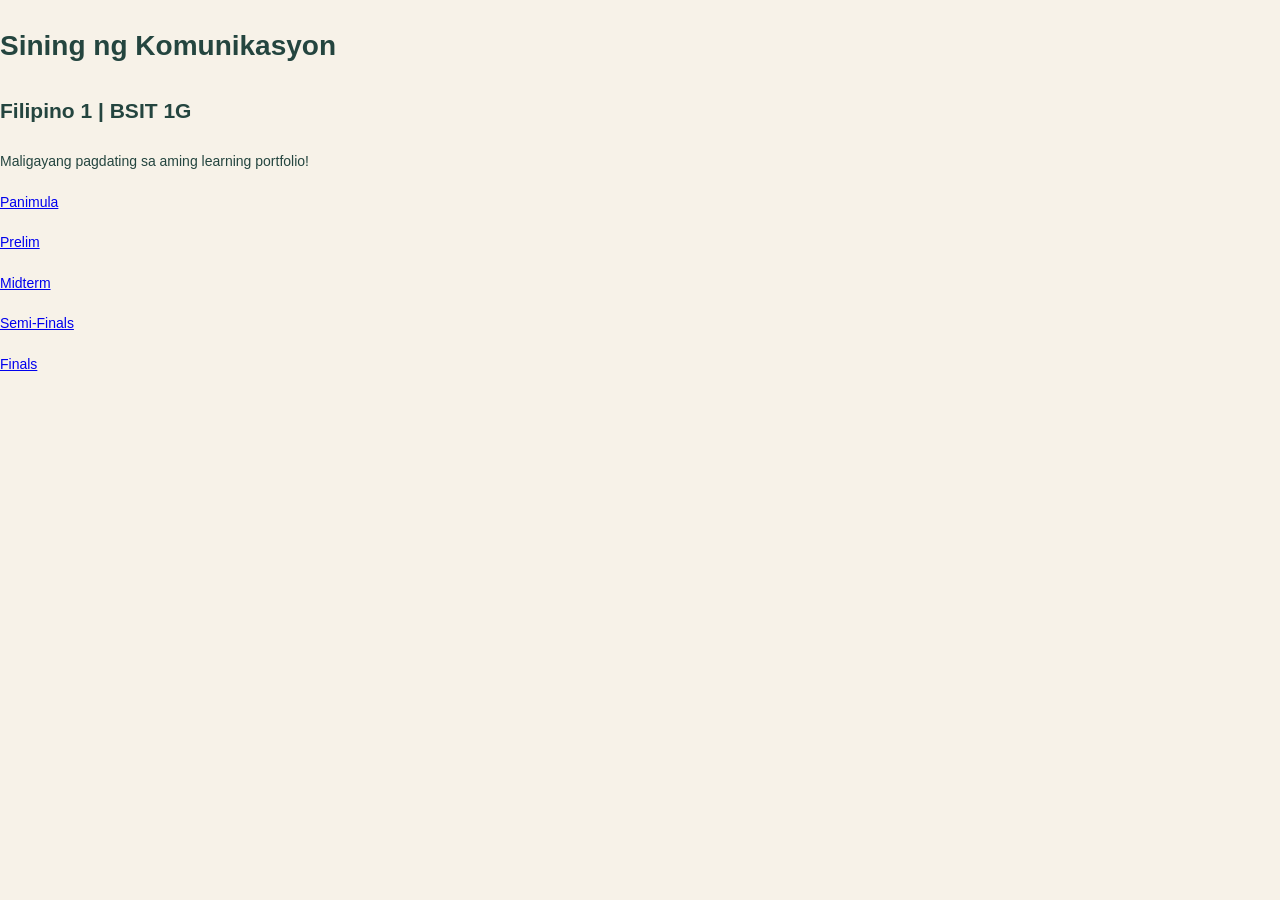
<file: index.html>
<!DOCTYPE html>
<html lang="en">
<head>
    <meta charset="UTF-8">
    <meta name="viewport" content="width=device-width, initial-scale=1.0">
    <title>Sining ng Komunikasyon</title>
    <link rel="stylesheet" href="style.css">
</head>
<body>
    <h1>Sining ng Komunikasyon</h1>
    <h2>Filipino 1 | BSIT 1G</h2>

    <p>Maligayang pagdating sa aming learning portfolio!</p>

    <nav>
        <p><a href="panimula.html">Panimula</a></p>
        <p><a href="prelim.html">Prelim</a></p>
        <p><a href="midterm.html">Midterm</a></p>
        <p><a href="semi-finals.html">Semi-Finals</a></p>
        <p><a href="finals.html">Finals</a></p>
    </nav>
</body>
</html>
</file>
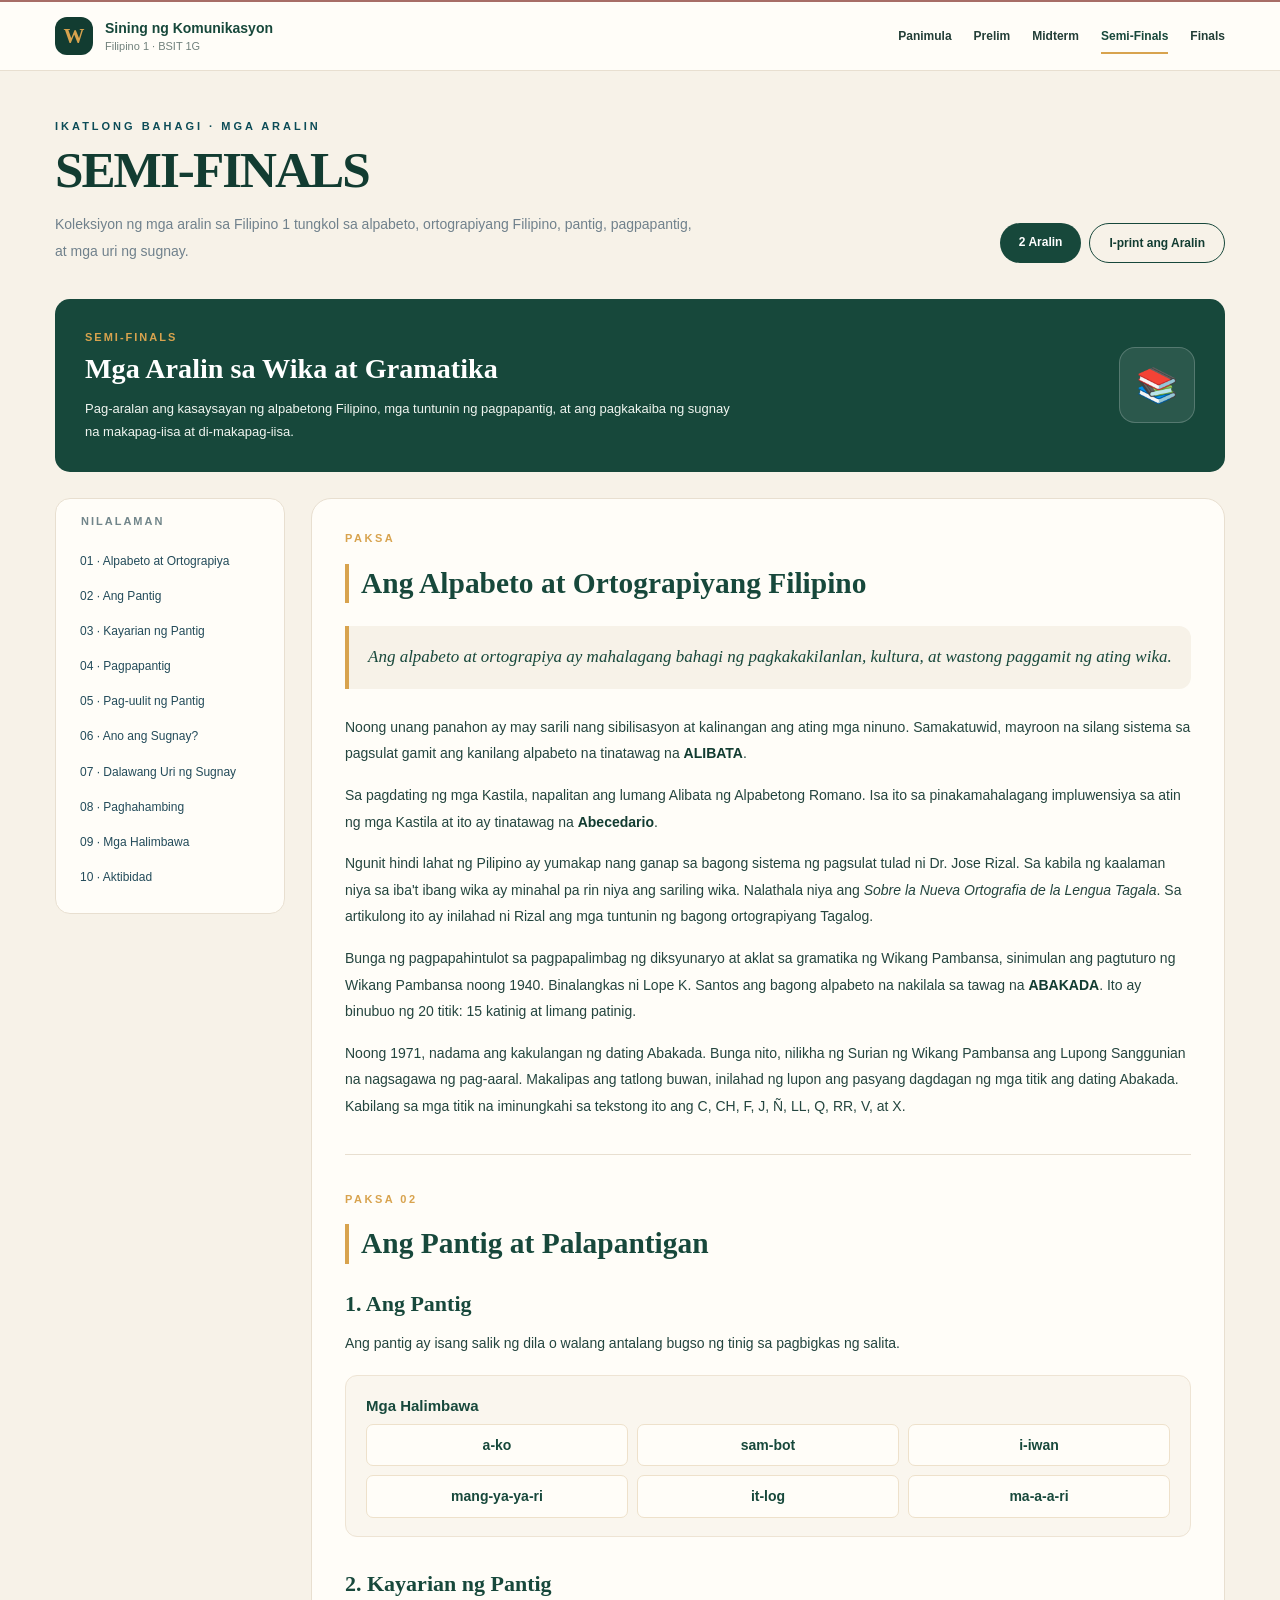
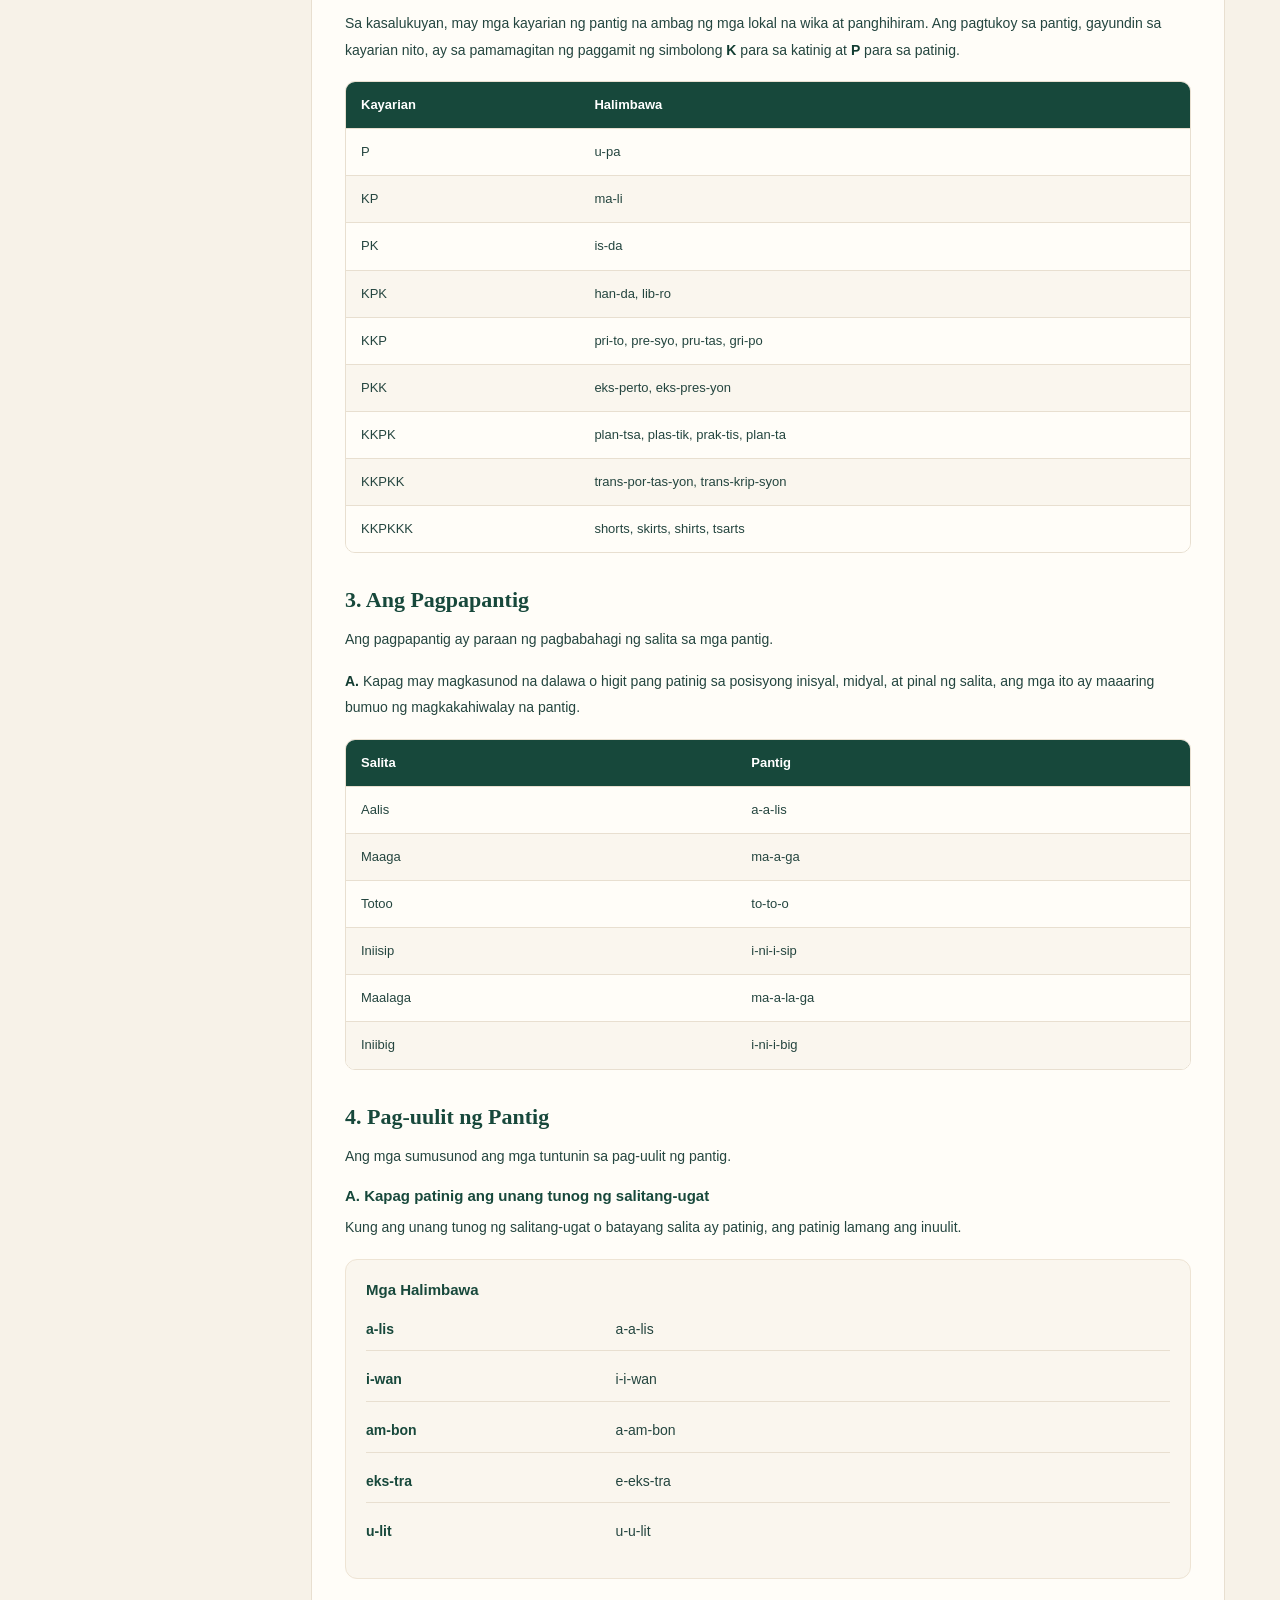
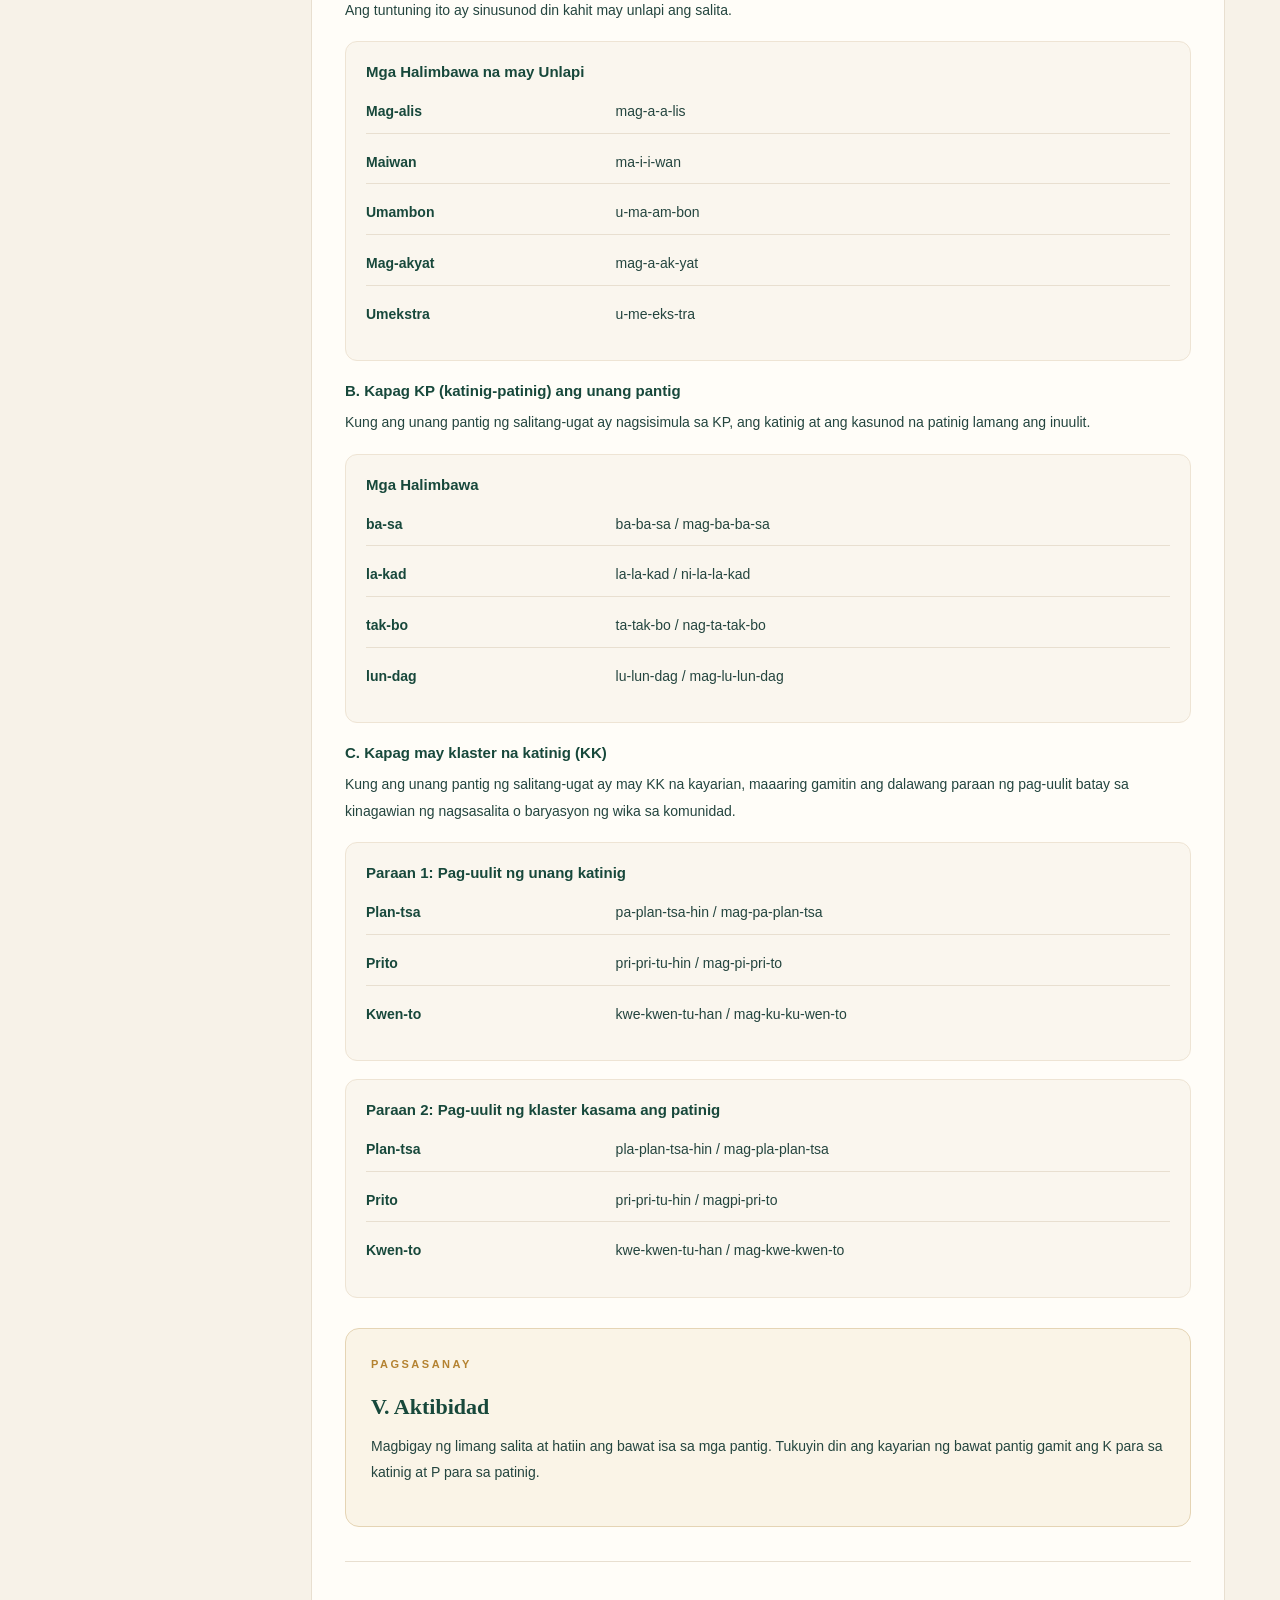
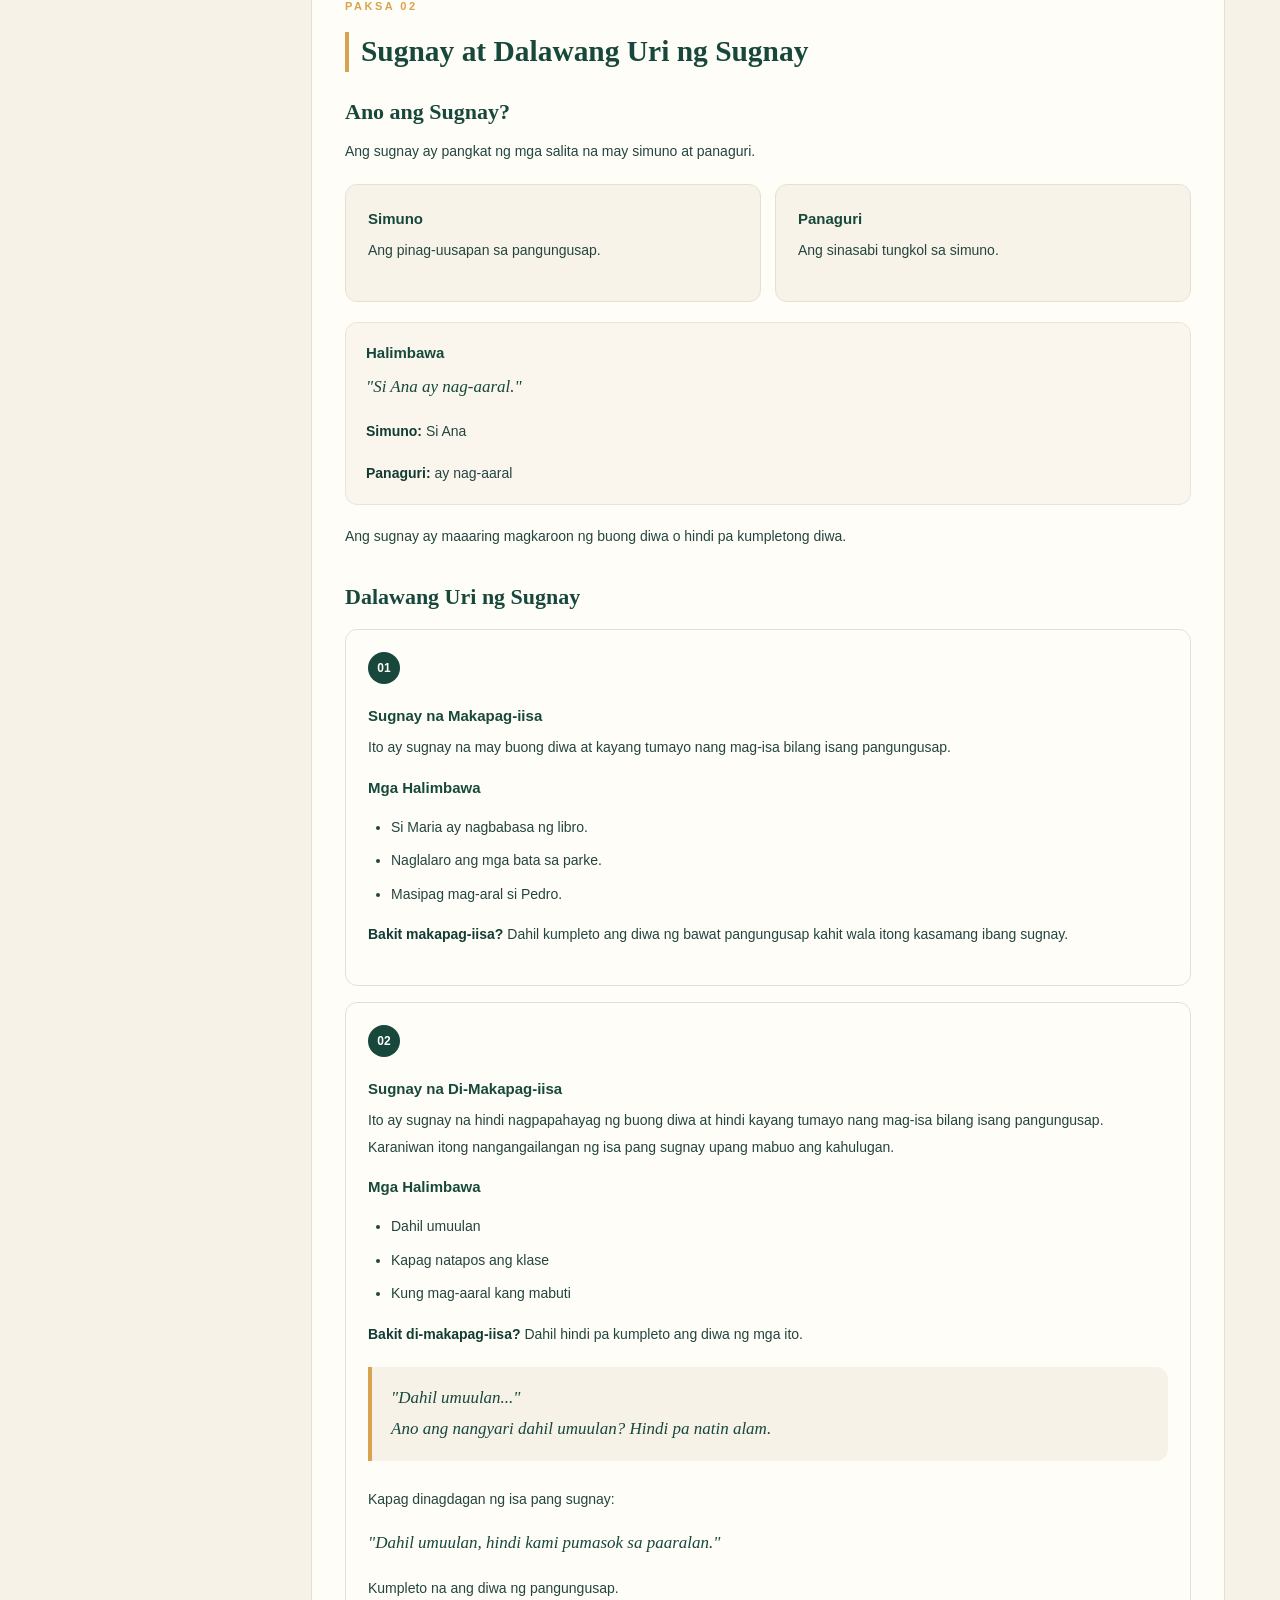
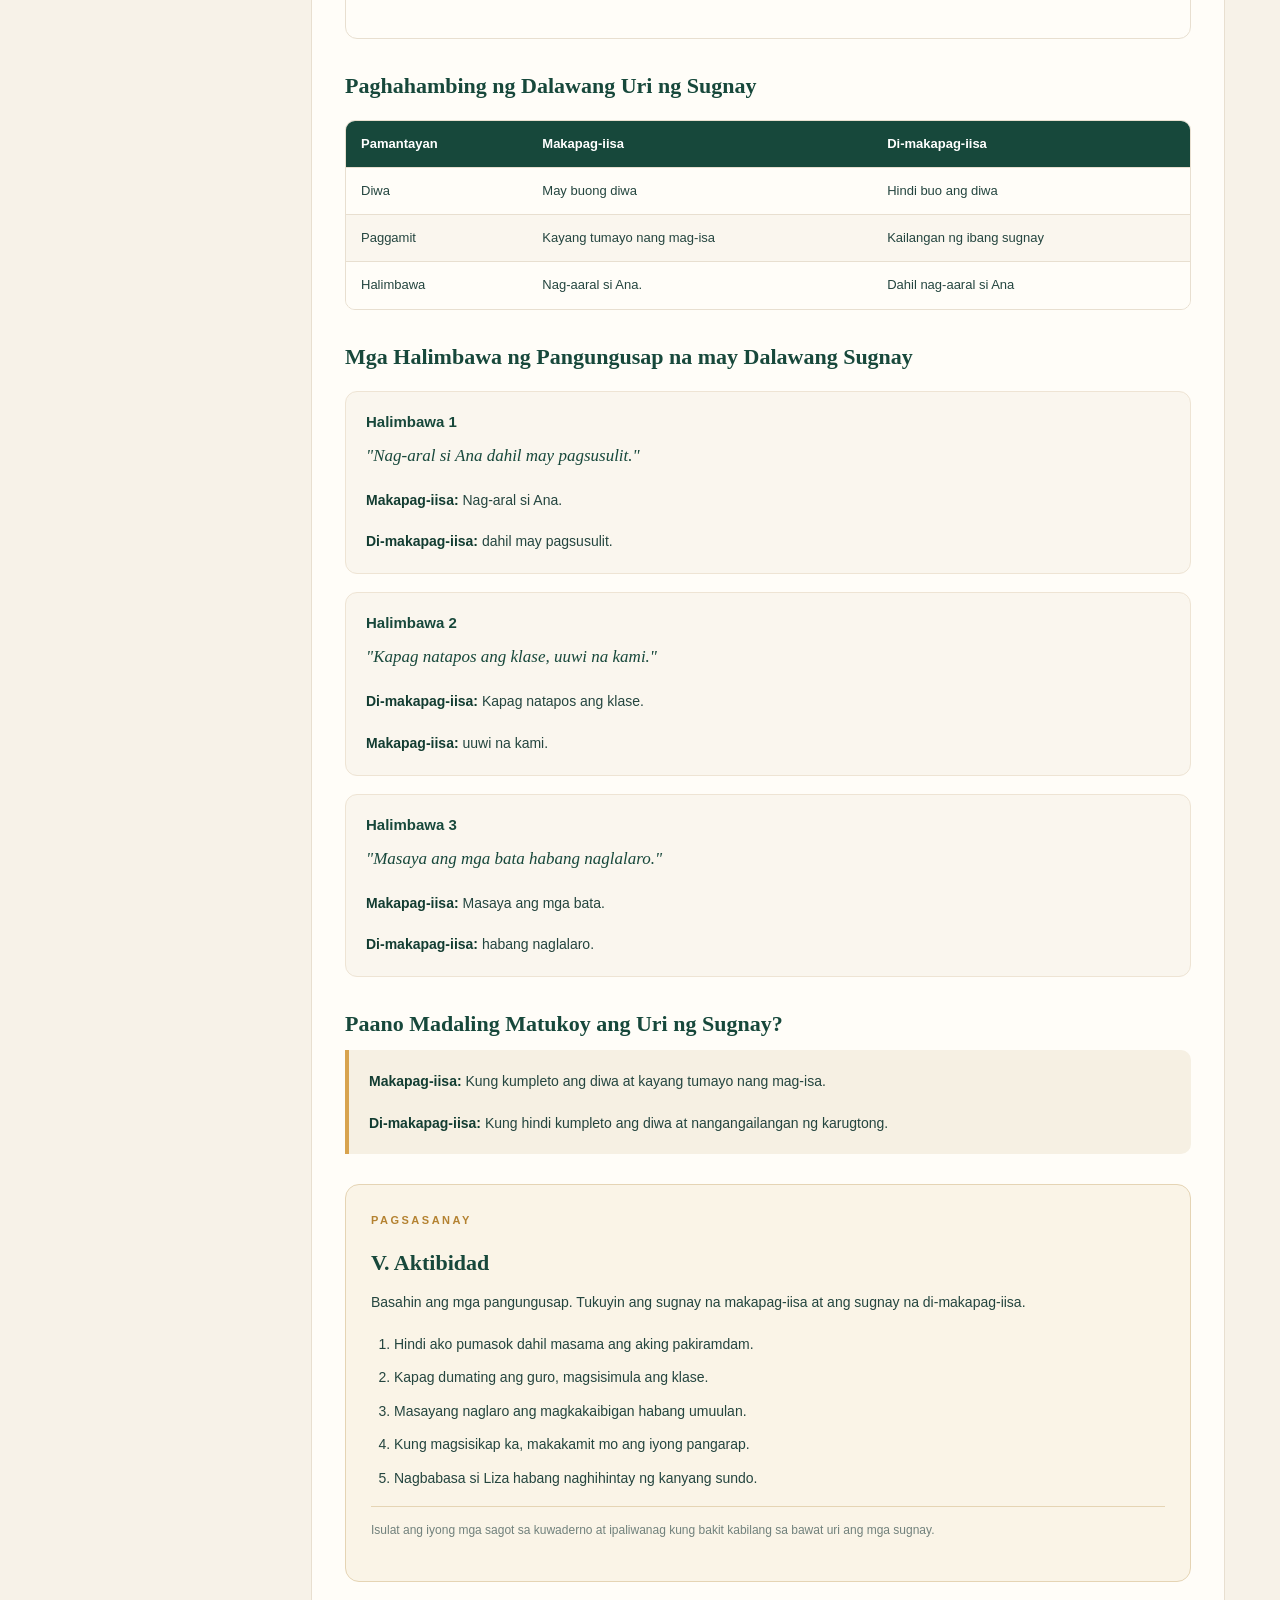
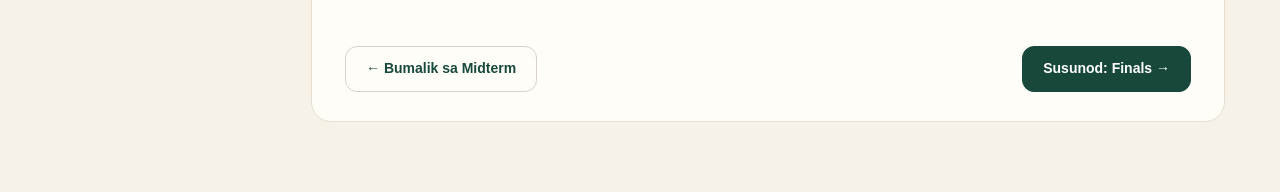
<file: semi-finals.html>
<!DOCTYPE html>
<html lang="fil">
<head>
  <meta charset="UTF-8">
  <meta name="viewport" content="width=device-width, initial-scale=1.0">
  <title>Semi-Finals | Sining ng Komunikasyon</title>
  <link rel="stylesheet" href="style.css">
</head>

<body>
  <header class="topbar">
    <div class="nav-container">
      <a class="brand" href="index.html">
        <div class="brand-logo">W</div>
        <div>
          <div class="brand-title">Sining ng Komunikasyon</div>
          <div class="brand-subtitle">Filipino 1 · BSIT 1G</div>
        </div>
      </a>

      <nav class="main-nav" aria-label="Pangunahing nabigasyon">
        <a href="panimula.html">Panimula</a>
        <a href="prelim.html">Prelim</a>
        <a href="midterm.html">Midterm</a>
        <a href="semi-finals.html" class="active">Semi-Finals</a>
        <a href="finals.html">Finals</a>
      </nav>
    </div>
  </header>

  <main class="page-container">

    <!-- Page introduction -->
    <section class="page-intro">
      <div class="intro-copy">
        <p class="eyebrow">IKATLONG BAHAGI · MGA ARALIN</p>
        <h1>SEMI-FINALS</h1>
        <p class="intro-description">
          Koleksiyon ng mga aralin sa Filipino 1 tungkol sa alpabeto,
          ortograpiyang Filipino, pantig, pagpapantig, at mga uri ng sugnay.
        </p>
      </div>

      <div class="intro-actions">
        <span class="lesson-count">2 Aralin</span>
        <button class="print-button" onclick="window.print()">
          I-print ang Aralin
        </button>
      </div>
    </section>

    <!-- Featured lesson -->
    <section class="featured-card">
      <div class="featured-copy">
        <p class="featured-label">SEMI-FINALS</p>
        <h2>Mga Aralin sa Wika at Gramatika</h2>
        <p>
          Pag-aralan ang kasaysayan ng alpabetong Filipino, mga tuntunin
          ng pagpapantig, at ang pagkakaiba ng sugnay na makapag-iisa
          at di-makapag-iisa.
        </p>
      </div>

      <div class="featured-icon" aria-hidden="true">📚</div>
    </section>

    <div class="lesson-layout">

      <!-- Left sidebar -->
      <aside class="sidebar">
        <p class="sidebar-heading">NILALAMAN</p>

        <a href="#alpabeto">01 · Alpabeto at Ortograpiya</a>
        <a href="#pantig">02 · Ang Pantig</a>
        <a href="#kayarian">03 · Kayarian ng Pantig</a>
        <a href="#pagpapantig">04 · Pagpapantig</a>
        <a href="#pag-uulit">05 · Pag-uulit ng Pantig</a>
        <a href="#sugnay">06 · Ano ang Sugnay?</a>
        <a href="#uri-sugnay">07 · Dalawang Uri ng Sugnay</a>
        <a href="#paghahambing">08 · Paghahambing</a>
        <a href="#halimbawa">09 · Mga Halimbawa</a>
        <a href="#aktibidad">10 · Aktibidad</a>
      </aside>

      <!-- Main lesson content -->
      <article class="lesson-card">

        <section class="lesson-section" id="alpabeto">
          <p class="section-label">PAKSA </p>
          <h2>Ang Alpabeto at Ortograpiyang Filipino</h2>

          <blockquote>
            Ang alpabeto at ortograpiya ay mahalagang bahagi ng
            pagkakakilanlan, kultura, at wastong paggamit ng ating wika.
          </blockquote>

          <p>
            Noong unang panahon ay may sarili nang sibilisasyon at
            kalinangan ang ating mga ninuno. Samakatuwid, mayroon na
            silang sistema sa pagsulat gamit ang kanilang alpabeto na
            tinatawag na <strong>ALIBATA</strong>.
          </p>

          <p>
            Sa pagdating ng mga Kastila, napalitan ang lumang Alibata
            ng Alpabetong Romano. Isa ito sa pinakamahalagang impluwensiya
            sa atin ng mga Kastila at ito ay tinatawag na
            <strong>Abecedario</strong>.
          </p>

          <p>
            Ngunit hindi lahat ng Pilipino ay yumakap nang ganap sa
            bagong sistema ng pagsulat tulad ni Dr. Jose Rizal. Sa kabila
            ng kaalaman niya sa iba't ibang wika ay minahal pa rin niya
            ang sariling wika. Nalathala niya ang
            <em>Sobre la Nueva Ortografia de la Lengua Tagala</em>.
            Sa artikulong ito ay inilahad ni Rizal ang mga tuntunin
            ng bagong ortograpiyang Tagalog.
          </p>

          <p>
            Bunga ng pagpapahintulot sa pagpapalimbag ng diksyunaryo
            at aklat sa gramatika ng Wikang Pambansa, sinimulan ang
            pagtuturo ng Wikang Pambansa noong 1940. Binalangkas ni
            Lope K. Santos ang bagong alpabeto na nakilala sa tawag
            na <strong>ABAKADA</strong>. Ito ay binubuo ng 20 titik:
            15 katinig at limang patinig.
          </p>

          <p>
            Noong 1971, nadama ang kakulangan ng dating Abakada.
            Bunga nito, nilikha ng Surian ng Wikang Pambansa ang
            Lupong Sanggunian na nagsagawa ng pag-aaral. Makalipas
            ang tatlong buwan, inilahad ng lupon ang pasyang dagdagan
            ng mga titik ang dating Abakada. Kabilang sa mga titik
            na iminungkahi sa tekstong ito ang C, CH, F, J, Ñ, LL,
            Q, RR, V, at X.
          </p>
        </section>

        <hr class="section-divider">

        <section class="lesson-section" id="pantig">
          <p class="section-label">PAKSA 02</p>
          <h2>Ang Pantig at Palapantigan</h2>

          <h3>1. Ang Pantig</h3>
          <p>
            Ang pantig ay isang salik ng dila o walang antalang bugso
            ng tinig sa pagbigkas ng salita.
          </p>

          <div class="example-box">
            <h4>Mga Halimbawa</h4>
            <div class="example-grid">
              <span>a-ko</span>
              <span>sam-bot</span>
              <span>i-iwan</span>
              <span>mang-ya-ya-ri</span>
              <span>it-log</span>
              <span>ma-a-a-ri</span>
            </div>
          </div>
        </section>

        <section class="lesson-section" id="kayarian">
          <h3>2. Kayarian ng Pantig</h3>
          <p>
            Sa kasalukuyan, may mga kayarian ng pantig na ambag ng
            mga lokal na wika at panghihiram. Ang pagtukoy sa pantig,
            gayundin sa kayarian nito, ay sa pamamagitan ng paggamit
            ng simbolong <strong>K</strong> para sa katinig at
            <strong>P</strong> para sa patinig.
          </p>

          <div class="table-wrapper">
            <table>
              <thead>
                <tr>
                  <th>Kayarian</th>
                  <th>Halimbawa</th>
                </tr>
              </thead>
              <tbody>
                <tr><td>P</td><td>u-pa</td></tr>
                <tr><td>KP</td><td>ma-li</td></tr>
                <tr><td>PK</td><td>is-da</td></tr>
                <tr><td>KPK</td><td>han-da, lib-ro</td></tr>
                <tr><td>KKP</td><td>pri-to, pre-syo, pru-tas, gri-po</td></tr>
                <tr><td>PKK</td><td>eks-perto, eks-pres-yon</td></tr>
                <tr><td>KKPK</td><td>plan-tsa, plas-tik, prak-tis, plan-ta</td></tr>
                <tr><td>KKPKK</td><td>trans-por-tas-yon, trans-krip-syon</td></tr>
                <tr><td>KKPKKK</td><td>shorts, skirts, shirts, tsarts</td></tr>
              </tbody>
            </table>
          </div>
        </section>

        <section class="lesson-section" id="pagpapantig">
          <h3>3. Ang Pagpapantig</h3>
          <p>
            Ang pagpapantig ay paraan ng pagbabahagi ng salita sa
            mga pantig.
          </p>

          <p>
            <strong>A.</strong> Kapag may magkasunod na dalawa o higit
            pang patinig sa posisyong inisyal, midyal, at pinal ng salita,
            ang mga ito ay maaaring bumuo ng magkakahiwalay na pantig.
          </p>

          <div class="table-wrapper">
            <table>
              <thead>
                <tr>
                  <th>Salita</th>
                  <th>Pantig</th>
                </tr>
              </thead>
              <tbody>
                <tr><td>Aalis</td><td>a-a-lis</td></tr>
                <tr><td>Maaga</td><td>ma-a-ga</td></tr>
                <tr><td>Totoo</td><td>to-to-o</td></tr>
                <tr><td>Iniisip</td><td>i-ni-i-sip</td></tr>
                <tr><td>Maalaga</td><td>ma-a-la-ga</td></tr>
                <tr><td>Iniibig</td><td>i-ni-i-big</td></tr>
              </tbody>
            </table>
          </div>
        </section>

        <section class="lesson-section" id="pag-uulit">
          <h3>4. Pag-uulit ng Pantig</h3>
          <p>
            Ang mga sumusunod ang mga tuntunin sa pag-uulit ng pantig.
          </p>

          <h4>A. Kapag patinig ang unang tunog ng salitang-ugat</h4>
          <p>
            Kung ang unang tunog ng salitang-ugat o batayang salita
            ay patinig, ang patinig lamang ang inuulit.
          </p>

          <div class="example-box">
            <h4>Mga Halimbawa</h4>
            <ul class="example-list">
              <li><span>a-lis</span><span>a-a-lis</span></li>
              <li><span>i-wan</span><span>i-i-wan</span></li>
              <li><span>am-bon</span><span>a-am-bon</span></li>
              <li><span>eks-tra</span><span>e-eks-tra</span></li>
              <li><span>u-lit</span><span>u-u-lit</span></li>
            </ul>
          </div>

          <p>
            Ang tuntuning ito ay sinusunod din kahit may unlapi ang salita.
          </p>

          <div class="example-box">
            <h4>Mga Halimbawa na may Unlapi</h4>
            <ul class="example-list">
              <li><span>Mag-alis</span><span>mag-a-a-lis</span></li>
              <li><span>Maiwan</span><span>ma-i-i-wan</span></li>
              <li><span>Umambon</span><span>u-ma-am-bon</span></li>
              <li><span>Mag-akyat</span><span>mag-a-ak-yat</span></li>
              <li><span>Umekstra</span><span>u-me-eks-tra</span></li>
            </ul>
          </div>

          <h4>B. Kapag KP (katinig-patinig) ang unang pantig</h4>
          <p>
            Kung ang unang pantig ng salitang-ugat ay nagsisimula sa
            KP, ang katinig at ang kasunod na patinig lamang ang inuulit.
          </p>

          <div class="example-box">
            <h4>Mga Halimbawa</h4>
            <ul class="example-list">
              <li><span>ba-sa</span><span>ba-ba-sa / mag-ba-ba-sa</span></li>
              <li><span>la-kad</span><span>la-la-kad / ni-la-la-kad</span></li>
              <li><span>tak-bo</span><span>ta-tak-bo / nag-ta-tak-bo</span></li>
              <li><span>lun-dag</span><span>lu-lun-dag / mag-lu-lun-dag</span></li>
            </ul>
          </div>

          <h4>C. Kapag may klaster na katinig (KK)</h4>
          <p>
            Kung ang unang pantig ng salitang-ugat ay may KK na kayarian,
            maaaring gamitin ang dalawang paraan ng pag-uulit batay sa
            kinagawian ng nagsasalita o baryasyon ng wika sa komunidad.
          </p>

          <div class="example-box">
            <h4>Paraan 1: Pag-uulit ng unang katinig</h4>
            <ul class="example-list">
              <li><span>Plan-tsa</span><span>pa-plan-tsa-hin / mag-pa-plan-tsa</span></li>
              <li><span>Prito</span><span>pri-pri-tu-hin / mag-pi-pri-to</span></li>
              <li><span>Kwen-to</span><span>kwe-kwen-tu-han / mag-ku-ku-wen-to</span></li>
            </ul>
          </div>

          <div class="example-box">
            <h4>Paraan 2: Pag-uulit ng klaster kasama ang patinig</h4>
            <ul class="example-list">
              <li><span>Plan-tsa</span><span>pla-plan-tsa-hin / mag-pla-plan-tsa</span></li>
              <li><span>Prito</span><span>pri-pri-tu-hin / magpi-pri-to</span></li>
              <li><span>Kwen-to</span><span>kwe-kwen-tu-han / mag-kwe-kwen-to</span></li>
            </ul>
          </div>
        </section>

        <section class="activity-card">
          <p class="section-label">PAGSASANAY</p>
          <h3>V. Aktibidad</h3>
          <p>
            Magbigay ng limang salita at hatiin ang bawat isa sa mga
            pantig. Tukuyin din ang kayarian ng bawat pantig gamit
            ang K para sa katinig at P para sa patinig.
          </p>
        </section>

        <hr class="section-divider">

        <section class="lesson-section" id="sugnay">
          <p class="section-label"> PAKSA 02</p>
          <h2>Sugnay at Dalawang Uri ng Sugnay</h2>

          <h3>Ano ang Sugnay?</h3>
          <p>
            Ang sugnay ay pangkat ng mga salita na may simuno at panaguri.
          </p>

          <div class="definition-grid">
            <div class="definition-card">
              <h4>Simuno</h4>
              <p>Ang pinag-uusapan sa pangungusap.</p>
            </div>
            <div class="definition-card">
              <h4>Panaguri</h4>
              <p>Ang sinasabi tungkol sa simuno.</p>
            </div>
          </div>

          <div class="example-box">
            <h4>Halimbawa</h4>
            <p class="sample-sentence">"Si Ana ay nag-aaral."</p>
            <p><strong>Simuno:</strong> Si Ana</p>
            <p><strong>Panaguri:</strong> ay nag-aaral</p>
          </div>

          <p>
            Ang sugnay ay maaaring magkaroon ng buong diwa o hindi pa
            kumpletong diwa.
          </p>
        </section>

        <section class="lesson-section" id="uri-sugnay">
          <h3>Dalawang Uri ng Sugnay</h3>

          <div class="definition-card">
            <span class="type-number">01</span>
            <h4>Sugnay na Makapag-iisa</h4>
            <p>
              Ito ay sugnay na may buong diwa at kayang tumayo nang
              mag-isa bilang isang pangungusap.
            </p>

            <h4>Mga Halimbawa</h4>
            <ul>
              <li>Si Maria ay nagbabasa ng libro.</li>
              <li>Naglalaro ang mga bata sa parke.</li>
              <li>Masipag mag-aral si Pedro.</li>
            </ul>

            <p>
              <strong>Bakit makapag-iisa?</strong> Dahil kumpleto ang diwa
              ng bawat pangungusap kahit wala itong kasamang ibang sugnay.
            </p>
          </div>

          <div class="definition-card">
            <span class="type-number">02</span>
            <h4>Sugnay na Di-Makapag-iisa</h4>
            <p>
              Ito ay sugnay na hindi nagpapahayag ng buong diwa at hindi
              kayang tumayo nang mag-isa bilang isang pangungusap.
              Karaniwan itong nangangailangan ng isa pang sugnay upang
              mabuo ang kahulugan.
            </p>

            <h4>Mga Halimbawa</h4>
            <ul>
              <li>Dahil umuulan</li>
              <li>Kapag natapos ang klase</li>
              <li>Kung mag-aaral kang mabuti</li>
            </ul>

            <p>
              <strong>Bakit di-makapag-iisa?</strong> Dahil hindi pa
              kumpleto ang diwa ng mga ito.
            </p>

            <blockquote>
              "Dahil umuulan..."
              <br>
              Ano ang nangyari dahil umuulan? Hindi pa natin alam.
            </blockquote>

            <p>
              Kapag dinagdagan ng isa pang sugnay:
            </p>

            <p class="sample-sentence">
              "Dahil umuulan, hindi kami pumasok sa paaralan."
            </p>

            <p>Kumpleto na ang diwa ng pangungusap.</p>
          </div>
        </section>

        <section class="lesson-section" id="paghahambing">
          <h3>Paghahambing ng Dalawang Uri ng Sugnay</h3>

          <div class="table-wrapper">
            <table>
              <thead>
                <tr>
                  <th>Pamantayan</th>
                  <th>Makapag-iisa</th>
                  <th>Di-makapag-iisa</th>
                </tr>
              </thead>
              <tbody>
                <tr>
                  <td>Diwa</td>
                  <td>May buong diwa</td>
                  <td>Hindi buo ang diwa</td>
                </tr>
                <tr>
                  <td>Paggamit</td>
                  <td>Kayang tumayo nang mag-isa</td>
                  <td>Kailangan ng ibang sugnay</td>
                </tr>
                <tr>
                  <td>Halimbawa</td>
                  <td>Nag-aaral si Ana.</td>
                  <td>Dahil nag-aaral si Ana</td>
                </tr>
              </tbody>
            </table>
          </div>
        </section>

        <section class="lesson-section" id="halimbawa">
          <h3>Mga Halimbawa ng Pangungusap na may Dalawang Sugnay</h3>

          <div class="example-box">
            <h4>Halimbawa 1</h4>
            <p class="sample-sentence">
              "Nag-aral si Ana dahil may pagsusulit."
            </p>
            <p><strong>Makapag-iisa:</strong> Nag-aral si Ana.</p>
            <p><strong>Di-makapag-iisa:</strong> dahil may pagsusulit.</p>
          </div>

          <div class="example-box">
            <h4>Halimbawa 2</h4>
            <p class="sample-sentence">
              "Kapag natapos ang klase, uuwi na kami."
            </p>
            <p><strong>Di-makapag-iisa:</strong> Kapag natapos ang klase.</p>
            <p><strong>Makapag-iisa:</strong> uuwi na kami.</p>
          </div>

          <div class="example-box">
            <h4>Halimbawa 3</h4>
            <p class="sample-sentence">
              "Masaya ang mga bata habang naglalaro."
            </p>
            <p><strong>Makapag-iisa:</strong> Masaya ang mga bata.</p>
            <p><strong>Di-makapag-iisa:</strong> habang naglalaro.</p>
          </div>
        </section>

        <section class="lesson-section">
          <h3>Paano Madaling Matukoy ang Uri ng Sugnay?</h3>

          <div class="tip-card">
            <p>
              <strong>Makapag-iisa:</strong> Kung kumpleto ang diwa at
              kayang tumayo nang mag-isa.
            </p>
            <p>
              <strong>Di-makapag-iisa:</strong> Kung hindi kumpleto ang
              diwa at nangangailangan ng karugtong.
            </p>
          </div>
        </section>

        <section class="activity-card" id="aktibidad">
          <p class="section-label">PAGSASANAY</p>
          <h3>V. Aktibidad</h3>
          <p>
            Basahin ang mga pangungusap. Tukuyin ang sugnay na
            makapag-iisa at ang sugnay na di-makapag-iisa.
          </p>

          <ol>
            <li>Hindi ako pumasok dahil masama ang aking pakiramdam.</li>
            <li>Kapag dumating ang guro, magsisimula ang klase.</li>
            <li>Masayang naglaro ang magkakaibigan habang umuulan.</li>
            <li>Kung magsisikap ka, makakamit mo ang iyong pangarap.</li>
            <li>Nagbabasa si Liza habang naghihintay ng kanyang sundo.</li>
          </ol>

          <p class="activity-note">
            Isulat ang iyong mga sagot sa kuwaderno at ipaliwanag
            kung bakit kabilang sa bawat uri ang mga sugnay.
          </p>
          
        </section>

        <div class="page-navigation">

    <!-- Back to Midterm -->
    <a href="midterm.html" class="nav-button nav-back">
        ← Bumalik sa Midterm
    </a>

    <!-- Next to Finals -->
    <a href="finals.html" class="nav-button nav-next">
        Susunod: Finals →
    </a>

</div>

       

      </article>
      
    </div>


  </main>

  
</body>
</html>
</file>
<file: style.css>
/* ========================================
   SINING NG KOMUNIKASYON
   SEMI-FINALS PAGE
   ======================================== */

:root {
  --green: #17483b;
  --green-dark: #123c31;
  --green-light: #315e50;
  --gold: #d8a34e;
  --cream: #f7f2e8;
  --white: #fffdf8;
  --border: #e8dfd0;
  --text: #183d35;
  --muted: #71817c;
  --body-text: #24453f;
}

* {
  box-sizing: border-box;
}

html {
  scroll-behavior: smooth;
  scroll-padding-top: 90px;
}

body {
  margin: 0;
  background: var(--cream);
  color: var(--body-text);
  font-family: Arial, Helvetica, sans-serif;
  font-size: 14px;
  line-height: 1.9;
}

/* Navigation */

.topbar {
  position: sticky;
  top: 0;
  z-index: 100;
  width: 100%;
  background: rgba(255, 253, 248, 0.97);
  border-top: 2px solid #a76d67;
  border-bottom: 1px solid var(--border);
  backdrop-filter: blur(10px);
}

.nav-container {
  max-width: 1170px;
  min-height: 68px;
  margin: 0 auto;
  padding: 10px 0;
  display: flex;
  align-items: center;
  justify-content: space-between;
  gap: 28px;
}

.brand {
  display: flex;
  align-items: center;
  gap: 12px;
  text-decoration: none;
  color: var(--green);
  flex-shrink: 0;
}

.brand-logo {
  width: 38px;
  height: 38px;
  border-radius: 12px;
  display: grid;
  place-items: center;
  background: var(--green-dark);
  color: var(--gold);
  font-family: Georgia, "Times New Roman", serif;
  font-size: 21px;
  font-weight: bold;
}

.brand-title {
  font-size: 14px;
  font-weight: 700;
  line-height: 1.5;
}

.brand-subtitle {
  color: var(--muted);
  font-size: 11px;
  line-height: 1.4;
}

.main-nav {
  display: flex;
  align-items: center;
  gap: 22px;
}

.main-nav a {
  position: relative;
  padding: 8px 0;
  color: #233e37;
  text-decoration: none;
  font-size: 12px;
  font-weight: 700;
  white-space: nowrap;
  transition: color 0.2s ease;
}

.main-nav a:hover,
.main-nav a.active {
  color: var(--green);
}

.main-nav a.active::after {
  position: absolute;
  bottom: 1px;
  left: 0;
  width: 100%;
  height: 2px;
  background: var(--gold);
  content: "";
}

/* Main page */

.page-container {
  max-width: 1170px;
  margin: 0 auto;
  padding: 45px 0 70px;
}

.page-intro {
  display: flex;
  align-items: flex-end;
  justify-content: space-between;
  gap: 28px;
  margin-bottom: 34px;
}

.intro-copy {
  max-width: 680px;
}

.eyebrow,
.section-label,
.featured-label,
.sidebar-heading {
  margin: 0;
  font-size: 11px;
  font-weight: 700;
  letter-spacing: 3px;
}

.eyebrow {
  color: #0c4c57;
}

.page-intro h1 {
  margin: 0;
  color: var(--green-dark);
  font-family: Georgia, "Times New Roman", serif;
  font-size: clamp(42px, 4vw, 60px);
  font-weight: 700;
  letter-spacing: -2px;
  line-height: 1.3;
}

.intro-description {
  max-width: 650px;
  margin: 8px 0 0;
  color: #70818c;
  font-size: 14px;
  line-height: 1.9;
}

.intro-actions {
  display: flex;
  align-items: center;
  justify-content: flex-end;
  flex-wrap: wrap;
  gap: 8px;
  padding-bottom: 2px;
}

.lesson-count {
  display: inline-flex;
  min-height: 40px;
  align-items: center;
  justify-content: center;
  padding: 0 19px;
  border-radius: 30px;
  background: var(--green);
  color: white;
  font-size: 12px;
  font-weight: 700;
  white-space: nowrap;
}

.print-button {
  min-height: 40px;
  padding: 0 19px;
  border: 1px solid var(--green);
  border-radius: 30px;
  background: transparent;
  color: var(--green-dark);
  font-family: inherit;
  font-size: 12px;
  font-weight: 700;
  white-space: nowrap;
  cursor: pointer;
  transition: all 0.2s ease;
}

.print-button:hover {
  background: var(--green);
  color: white;
}

/* Featured banner */

.featured-card {
  min-height: 173px;
  margin-bottom: 26px;
  padding: 26px 30px;
  border-radius: 15px;
  background: var(--green);
  color: white;
  display: flex;
  align-items: center;
  justify-content: space-between;
  gap: 25px;
}

.featured-copy {
  max-width: 760px;
}

.featured-label {
  margin-bottom: 2px;
  color: var(--gold);
  letter-spacing: 2px;
}

.featured-card h2 {
  margin: 0 0 8px;
  font-family: Georgia, "Times New Roman", serif;
  font-size: clamp(23px, 2.2vw, 30px);
  line-height: 1.4;
}

.featured-card p:not(.featured-label) {
  max-width: 660px;
  margin: 0;
  color: #f0f5f0;
  font-size: 13px;
  line-height: 1.8;
}

.featured-icon {
  width: 76px;
  height: 76px;
  flex-shrink: 0;
  display: grid;
  place-items: center;
  border: 1px solid rgba(255, 255, 255, 0.2);
  border-radius: 16px;
  background: rgba(255, 255, 255, 0.09);
  font-size: 34px;
}

/* Lesson layout */

.lesson-layout {
  display: grid;
  grid-template-columns: 230px minmax(0, 1fr);
  align-items: start;
  gap: 26px;
}

.sidebar {
  position: sticky;
  top: 90px;
  padding: 12px 0 18px;
  border: 1px solid var(--border);
  border-radius: 15px;
  background: var(--white);
  overflow: hidden;
}

.sidebar-heading {
  padding: 0 25px 12px;
  color: #71858a;
  letter-spacing: 2px;
}

.sidebar a {
  display: block;
  padding: 8px 24px;
  color: #234b5a;
  text-decoration: none;
  font-size: 12px;
  line-height: 1.6;
  transition: all 0.2s ease;
}

.sidebar a:hover {
  padding-left: 29px;
  background: #f5f0e5;
  color: var(--green);
}

/* Main lesson card */

.lesson-card {
  min-width: 0;
  padding: 29px 33px;
  border: 1px solid var(--border);
  border-radius: 20px;
  background: var(--white);
}

.lesson-section {
  margin-bottom: 30px;
  scroll-margin-top: 95px;
}

.section-label {
  margin-bottom: 3px;
  color: var(--gold);
  letter-spacing: 2.5px;
}

.lesson-section h2 {
  margin: 0 0 23px;
  padding-left: 12px;
  border-left: 4px solid var(--gold);
  color: var(--green);
  font-family: Georgia, "Times New Roman", serif;
  font-size: clamp(24px, 2.3vw, 31px);
  line-height: 1.35;
}

.lesson-section h3,
.activity-card h3 {
  margin: 23px 0 10px;
  color: var(--green);
  font-family: Georgia, "Times New Roman", serif;
  font-size: 22px;
  line-height: 1.5;
}

.lesson-section h4,
.example-box h4,
.definition-card h4 {
  margin: 12px 0 6px;
  color: var(--green);
  font-size: 15px;
  line-height: 1.6;
}

.lesson-section p,
.definition-card p,
.activity-card p {
  margin: 0 0 15px;
}

.lesson-section ul,
.activity-card ol {
  padding-left: 23px;
}

.lesson-section li,
.activity-card li {
  margin-bottom: 7px;
}

.lesson-section strong,
.activity-card strong {
  color: var(--green-dark);
}

.lesson-section blockquote {
  margin: 20px 0 25px;
  padding: 16px 19px;
  border-left: 4px solid var(--gold);
  border-radius: 0 12px 12px 0;
  background: var(--cream);
  color: var(--green);
  font-family: Georgia, "Times New Roman", serif;
  font-size: 17px;
  font-style: italic;
  line-height: 1.8;
}

.section-divider {
  margin: 34px 0;
  border: 0;
  border-top: 1px solid var(--border);
}

/* Examples */

.example-box {
  margin: 18px 0;
  padding: 18px 20px;
  border: 1px solid #eee4d4;
  border-radius: 12px;
  background: #faf6ee;
}

.example-box h4 {
  margin-top: 0;
}

.example-box p:last-child {
  margin-bottom: 0;
}

.example-grid {
  display: grid;
  grid-template-columns: repeat(3, minmax(0, 1fr));
  gap: 9px;
}

.example-grid span {
  padding: 7px 10px;
  border: 1px solid #eee1cb;
  border-radius: 7px;
  background: var(--white);
  color: var(--green);
  font-weight: 600;
  text-align: center;
}

.example-list {
  margin: 0;
  padding: 0 !important;
  list-style: none;
}

.example-list li {
  display: grid;
  grid-template-columns: minmax(90px, 0.6fr) minmax(0, 1.4fr);
  gap: 12px;
  padding: 8px 0;
  border-bottom: 1px solid var(--border);
}

.example-list li:last-child {
  border-bottom: 0;
}

.example-list li span:first-child {
  color: var(--green);
  font-weight: 700;
}

/* Tables */

.table-wrapper {
  width: 100%;
  margin: 18px 0 24px;
  overflow-x: auto;
  border: 1px solid var(--border);
  border-radius: 10px;
}

table {
  width: 100%;
  border-collapse: collapse;
  background: var(--white);
  text-align: left;
  font-size: 13px;
  line-height: 1.7;
}

thead {
  background: var(--green);
  color: white;
}

th,
td {
  padding: 12px 15px;
  border-bottom: 1px solid var(--border);
  vertical-align: top;
}

th {
  font-weight: 700;
}

tbody tr:nth-child(even) {
  background: #faf6ee;
}

tbody tr:last-child td {
  border-bottom: 0;
}

/* Definitions and comparison */

.definition-grid {
  display: grid;
  grid-template-columns: repeat(2, minmax(0, 1fr));
  gap: 14px;
  margin: 20px 0;
}

.definition-card {
  position: relative;
  margin: 16px 0;
  padding: 22px;
  border: 1px solid var(--border);
  border-radius: 12px;
  background: #fffdf8;
}

.definition-grid .definition-card {
  margin: 0;
  background: #f8f3e9;
}

.definition-card h4:first-child {
  margin-top: 0;
}

.type-number {
  display: inline-flex;
  width: 32px;
  height: 32px;
  align-items: center;
  justify-content: center;
  margin-bottom: 8px;
  border-radius: 50%;
  background: var(--green);
  color: white;
  font-size: 12px;
  font-weight: 700;
}

.sample-sentence {
  color: var(--green);
  font-family: Georgia, "Times New Roman", serif;
  font-size: 17px;
  font-style: italic;
}

.tip-card {
  padding: 18px 20px;
  border-left: 4px solid var(--gold);
  border-radius: 0 10px 10px 0;
  background: #f6f0e3;
}

.tip-card p:last-child {
  margin-bottom: 0;
}

/* Activity sections */

.activity-card {
  margin: 30px 0;
  padding: 25px;
  border: 1px solid #e5d4b4;
  border-radius: 14px;
  background: #faf4e7;
  scroll-margin-top: 95px;
}

.activity-card .section-label {
  color: #b48231;
}

.activity-card h3 {
  margin-top: 3px;
}

.activity-note {
  padding-top: 12px;
  border-top: 1px solid #e5d4b4;
  color: #71817c;
  font-size: 12px;
}

/* Footer */

.lesson-footer {
  display: flex;
  align-items: center;
  justify-content: space-between;
  flex-wrap: wrap;
  gap: 12px;
  padding-top: 22px;
  border-top: 1px solid var(--border);
  color: var(--muted);
  font-size: 12px;
}

.back-to-top {
  padding: 7px 14px;
  border: 1px solid var(--green);
  border-radius: 20px;
  background: transparent;
  color: var(--green);
  font-family: inherit;
  font-size: 12px;
  cursor: pointer;
}

.back-to-top:hover {
  background: var(--green);
  color: white;
}

/* Tablet */

@media (max-width: 1200px) {
  .nav-container,
  .page-container {
    width: calc(100% - 48px);
  }

  .lesson-layout {
    grid-template-columns: 210px minmax(0, 1fr);
    gap: 20px;
  }

  .lesson-card {
    padding: 26px;
  }

  .main-nav {
    gap: 15px;
  }
}

/* Mobile */

@media (max-width: 760px) {
  .topbar {
    position: relative;
  }

  .nav-container {
    width: calc(100% - 32px);
    align-items: flex-start;
    flex-direction: column;
    gap: 12px;
  }

  .main-nav {
    width: 100%;
    gap: 18px;
    padding-bottom: 5px;
    overflow-x: auto;
  }

  .main-nav a {
    font-size: 12px;
  }

  .page-container {
    width: calc(100% - 32px);
    padding-top: 30px;
  }

  .page-intro {
    align-items: flex-start;
    flex-direction: column;
    gap: 18px;
    margin-bottom: 25px;
  }

  .page-intro h1 {
    font-size: 43px;
  }

  .intro-description {
    font-size: 13px;
  }

  .intro-actions {
    justify-content: flex-start;
  }

  .featured-card {
    min-height: 0;
    padding: 23px 20px;
    gap: 12px;
  }

  .featured-card h2 {
    font-size: 22px;
  }

  .featured-card p:not(.featured-label) {
    font-size: 12px;
  }

  .featured-icon {
    width: 52px;
    height: 52px;
    border-radius: 12px;
    font-size: 25px;
  }

  .lesson-layout {
    grid-template-columns: minmax(0, 1fr);
    gap: 18px;
  }

  .sidebar {
    position: static;
    display: grid;
    grid-template-columns: repeat(2, minmax(0, 1fr));
    padding: 14px 0;
  }

  .sidebar-heading {
    grid-column: 1 / -1;
    padding: 0 17px 8px;
  }

  .sidebar a {
    padding: 7px 17px;
    font-size: 11px;
  }

  .sidebar a:hover {
    padding-left: 20px;
  }

  .lesson-card {
    padding: 22px 18px;
    border-radius: 15px;
  }

  .lesson-section h2 {
    font-size: 25px;
  }

  .lesson-section h3,
  .activity-card h3 {
    font-size: 20px;
  }

  .lesson-section p {
    overflow-wrap: anywhere;
  }

  .example-grid {
    grid-template-columns: repeat(2, minmax(0, 1fr));
  }

  .definition-grid {
    grid-template-columns: minmax(0, 1fr);
  }

  .activity-card {
    padding: 19px;
  }

  .example-list li {
    grid-template-columns: minmax(75px, 0.65fr) minmax(0, 1.35fr);
    gap: 8px;
    font-size: 12px;
  }

  th,
  td {
    padding: 10px;
  }
}

/* Small mobile screens */

@media (max-width: 380px) {
  .brand-title {
    font-size: 13px;
  }

  .page-intro h1 {
    font-size: 36px;
  }

  .featured-icon {
    display: none;
  }

  .sidebar {
    grid-template-columns: minmax(0, 1fr);
  }

  .intro-actions {
    gap: 7px;
  }

  .lesson-count,
  .print-button {
    padding: 0 13px;
    font-size: 11px;
  }
}

/* Print layout */

@media print {
  @page {
    size: A4;
    margin: 16mm;
  }

  body {
    background: white !important;
    color: #222 !important;
    font-size: 11pt;
    line-height: 1.65;
  }

  .topbar,
  .sidebar,
  .intro-actions,
  .featured-icon,
  .back-to-top {
    display: none !important;
  }

  .page-container {
    width: 100%;
    max-width: none;
    margin: 0;
    padding: 0;
  }

  .page-intro {
    display: block;
    margin-bottom: 20px;
  }

  .page-intro h1 {
    color: #17483b !important;
    font-size: 34pt;
  }

  .intro-description {
    max-width: none;
    color: #444 !important;
  }

  .featured-card {
    min-height: 0;
    margin-bottom: 20px;
    padding: 18px;
    border: 1px solid #17483b;
    background: white !important;
    color: #17483b !important;
    break-inside: avoid;
  }

  .featured-label {
    color: #91651d !important;
  }

  .featured-card p:not(.featured-label) {
    color: #333 !important;
  }

  .lesson-layout {
    display: block;
  }

  .lesson-card {
    padding: 0;
    border: 0;
    background: white !important;
  }

  .lesson-section {
    margin-bottom: 22px;
  }

  .lesson-section h2,
  .lesson-section h3,
  .lesson-section h4,
  .activity-card h3,
  .definition-card h4 {
    color: #17483b !important;
  }

  .lesson-section h2 {
    font-size: 20pt;
  }

  .lesson-section h3,
  .activity-card h3 {
    font-size: 15pt;
  }

  .lesson-section p,
  .lesson-section li,
  .activity-card p,
  .activity-card li {
    color: #222 !important;
  }

  .lesson-section blockquote,
  .example-box,
  .definition-card,
  .tip-card,
  .activity-card {
    background: white !important;
    border: 1px solid #ccc;
    break-inside: avoid;
  }

  .lesson-section blockquote {
    border-left: 3px solid #b48231;
  }

  .table-wrapper {
    overflow: visible;
    border-color: #aaa;
    break-inside: auto;
  }

  table {
    width: 100%;
    font-size: 9pt;
    break-inside: auto;
  }

  thead {
    display: table-header-group;
    background: #e9eee9 !important;
    color: #17483b !important;
  }

  tr,
  img {
    break-inside: avoid;
  }

  th,
  td {
    border: 1px solid #ccc;
    color: #222 !important;
  }

  tbody tr:nth-child(even) {
    background: white !important;
  }

  .section-divider {
    border-color: #ccc;
  }

  .lesson-footer {
    color: #444 !important;
  }

  .activity-card .section-label {
    color: #91651d !important;
  }

  * {
    print-color-adjust: exact;
    -webkit-print-color-adjust: exact;
  }
}

/* PAGE NAVIGATION BUTTONS */
.page-navigation {
    display: flex;
    justify-content: space-between;
    align-items: center;
    gap: 16px;

    margin-top: 40px;
    padding-top: 24px;
}

/* Shared button styling */
.nav-button {
    display: inline-flex;
    align-items: center;
    justify-content: center;

    padding: 12px 20px;
    border-radius: 12px;

    font-family: Arial, Helvetica, sans-serif;
    font-size: 14px;
    font-weight: 700;
    line-height: 1.4;
    text-decoration: none;

    transition: background-color 0.2s ease,
                color 0.2s ease,
                border-color 0.2s ease;
}

/* Left button: cream background */
.nav-back {
    color: #17483b;
    background-color: #fffdf8;
    border: 1px solid #d8d2ca;
}

.nav-back:hover {
    background-color: #f0e9dc;
}

/* Right button: forest green */
.nav-next {
    color: #ffffff;
    background-color: #17483b;
    border: 1px solid #17483b;
}

.nav-next:hover {
    background-color: #123c31;
    border-color: #123c31;
}

/* Mobile responsive layout */
@media (max-width: 480px) {
    .page-navigation {
        gap: 10px;
    }

    .nav-button {
        padding: 10px 12px;
        font-size: 12px;
    }
}

/* Hide navigation buttons when printing */
@media print {
    .page-navigation {
        display: none !important;
    }
}
</file>
